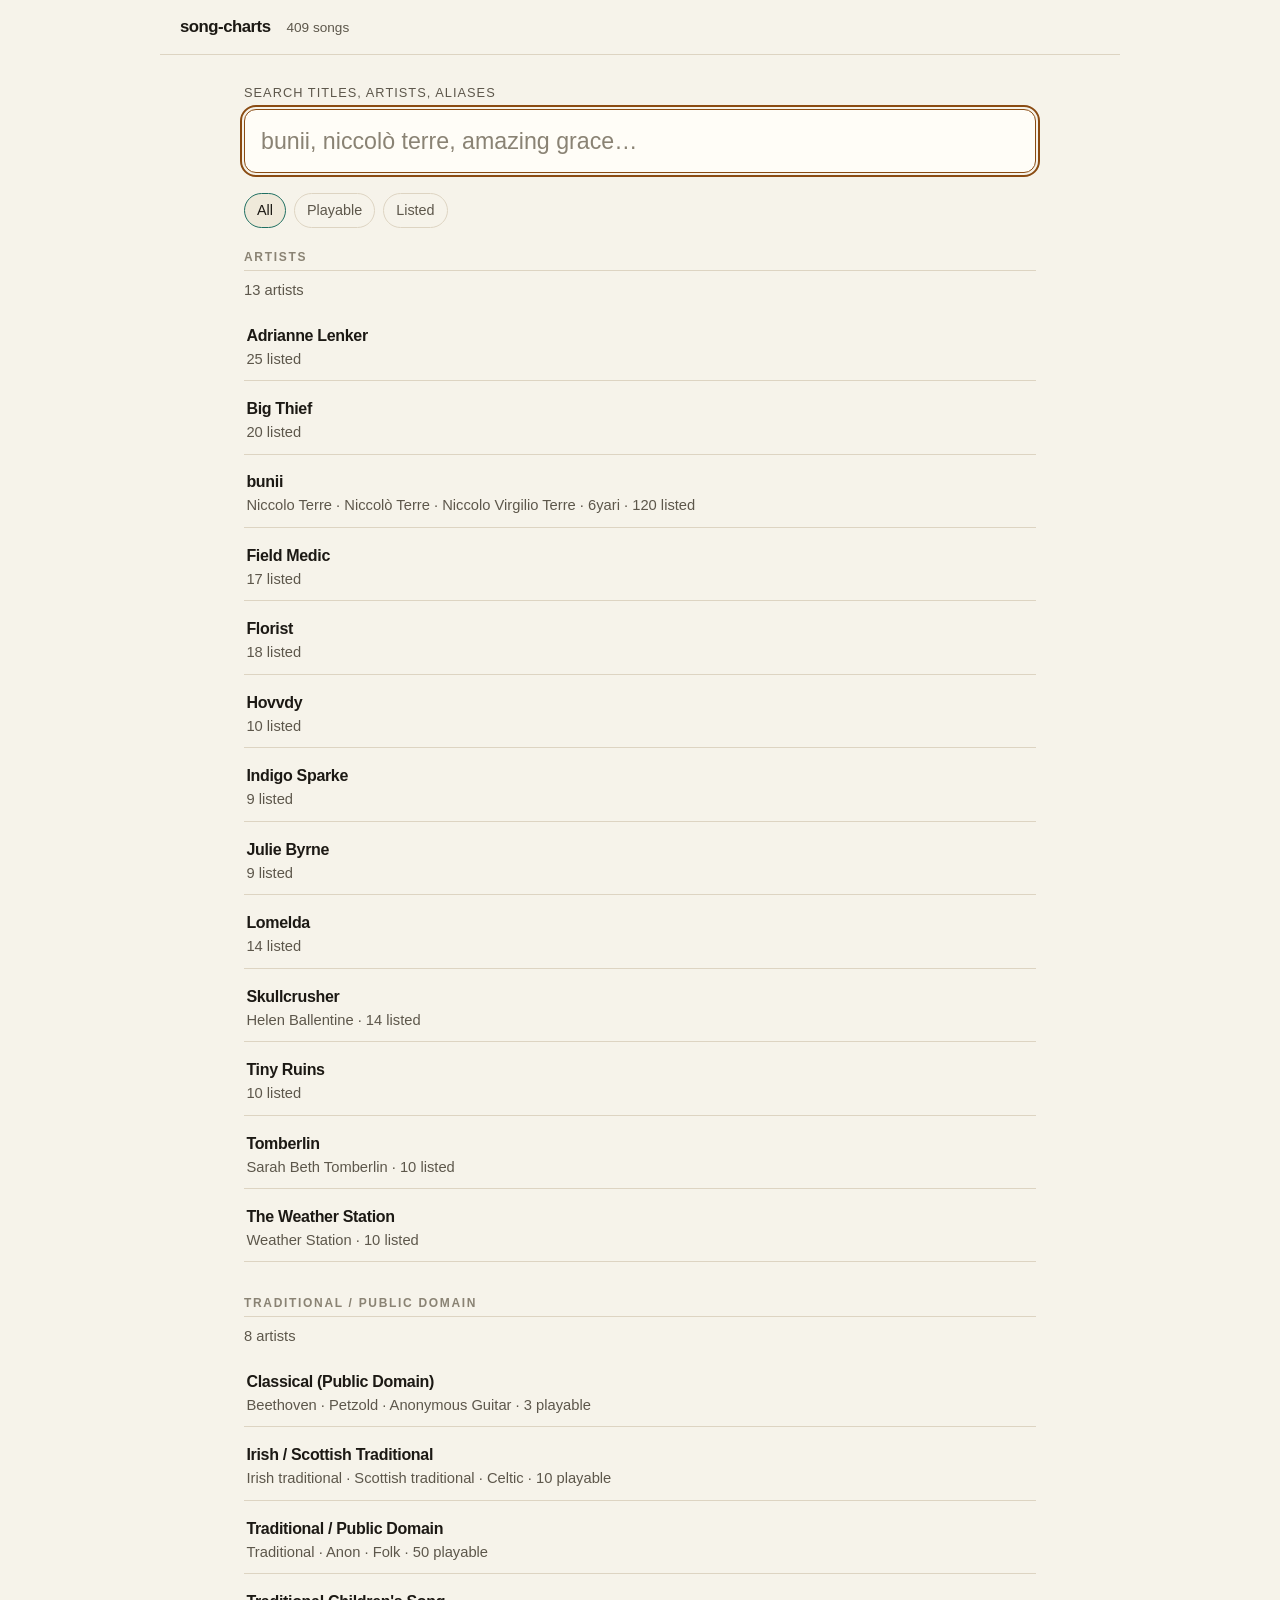
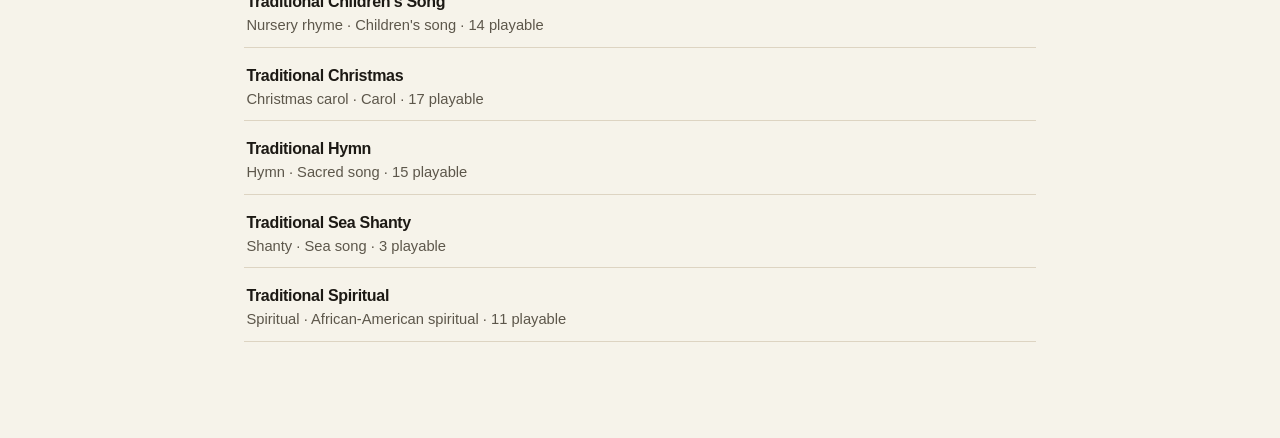
<file: index.html>
<!DOCTYPE html>
<html lang="en">
<head>
  <meta charset="utf-8">
  <meta name="viewport" content="width=device-width, initial-scale=1">
  <title>song-charts</title>
  <meta name="description" content="Search-first catalog of guitar chords and tabs. Public-domain charts and contemporary metadata.">
  <link rel="stylesheet" href="css/app.css">
  <link rel="icon" href="data:image/svg+xml,%3Csvg xmlns='http://www.w3.org/2000/svg' viewBox='0 0 32 32'%3E%3Crect fill='%2312110f' width='32' height='32' rx='6'/%3E%3Ctext x='16' y='22' text-anchor='middle' font-size='16' fill='%23e8b86d'%3E%E2%99%AB%3C/text%3E%3C/svg%3E">
</head>
<body>
  <a class="skip" href="#app">Skip to catalog</a>
  <header class="top">
    <a class="brand" href="#/" id="brand">song-charts</a>
    <span class="top-meta" id="count" hidden></span>
  </header>
  <main id="app" tabindex="-1"></main>
  <script src="js/app.js" defer></script>
</body>
</html>
</file>
<file: css/app.css>
/* song-charts — readable charts, dark-friendly, accessible */

:root {
  --bg: #12110f;
  --bg-2: #1b1a16;
  --bg-3: #24231e;
  --ink: #ece7db;
  --muted: #a39b8b;
  --faint: #6f695c;
  --chord: #e8b86d;
  --accent: #8fbfb0;
  --danger: #d9897a;
  --line: #333028;
  --focus: #f0d78c;
  --radius: 12px;
  --max: 52rem;
  --sans: "Source Sans 3", "Segoe UI", "Helvetica Neue", Helvetica, Arial, sans-serif;
  --serif: "Iowan Old Style", "Palatino Linotype", Palatino, "Times New Roman", serif;
  --mono: ui-monospace, "Cascadia Mono", "SF Mono", Menlo, Consolas, monospace;
}

@media (prefers-color-scheme: light) {
  :root {
    --bg: #f6f3ea;
    --bg-2: #fffdf7;
    --bg-3: #efe9da;
    --ink: #1c1914;
    --muted: #5d574b;
    --faint: #8a8374;
    --chord: #8a4b12;
    --accent: #1f6f62;
    --danger: #9c3a2e;
    --line: #ddd4c2;
    --focus: #8a4b12;
  }
}

* { box-sizing: border-box; }
html, body { margin: 0; padding: 0; }
html { color-scheme: dark light; }
body {
  font-family: var(--sans);
  background: var(--bg);
  color: var(--ink);
  line-height: 1.5;
  min-height: 100vh;
}

.skip {
  position: absolute;
  left: -999px;
  top: 0;
  background: var(--bg-2);
  color: var(--ink);
  padding: 0.5rem 1rem;
  z-index: 10;
}
.skip:focus { left: 0.5rem; top: 0.5rem; }

.top {
  display: flex;
  align-items: baseline;
  gap: 1rem;
  padding: 0.9rem 1.25rem;
  border-bottom: 1px solid var(--line);
  max-width: calc(var(--max) + 8rem);
  margin: 0 auto;
}
.brand {
  font-weight: 700;
  letter-spacing: -0.03em;
  color: var(--ink);
  text-decoration: none;
  font-size: 1.05rem;
}
.brand:hover { color: var(--accent); }
.top-meta { color: var(--muted); font-size: 0.85rem; }

#app { max-width: var(--max); margin: 0 auto; padding: 1.25rem 1.25rem 4rem; }
#app:focus { outline: none; }

.search-wrap { margin: 0.5rem 0 1.25rem; }
.search-label {
  display: block;
  font-size: 0.8rem;
  text-transform: uppercase;
  letter-spacing: 0.08em;
  color: var(--muted);
  margin-bottom: 0.45rem;
}
.search {
  width: 100%;
  font: inherit;
  font-size: 1.45rem;
  padding: 0.85rem 1rem;
  border-radius: var(--radius);
  border: 1px solid var(--line);
  background: var(--bg-2);
  color: var(--ink);
}
.search:focus {
  outline: 2px solid var(--focus);
  outline-offset: 2px;
  border-color: var(--focus);
}
.search::placeholder { color: var(--faint); }

.filters {
  display: flex;
  flex-wrap: wrap;
  gap: 0.5rem;
  margin: 0.75rem 0 1.25rem;
}
.filter {
  font: inherit;
  font-size: 0.9rem;
  padding: 0.35rem 0.75rem;
  border-radius: 999px;
  border: 1px solid var(--line);
  background: transparent;
  color: var(--muted);
  cursor: pointer;
}
.filter[aria-pressed="true"] {
  background: var(--bg-3);
  color: var(--ink);
  border-color: var(--accent);
}
.filter:focus-visible { outline: 2px solid var(--focus); outline-offset: 2px; }

.status { color: var(--muted); font-size: 0.92rem; margin: 0 0 0.75rem; }

.az { display: flex; flex-direction: column; gap: 1.25rem; }
.az-letter {
  font-size: 0.75rem;
  letter-spacing: 0.14em;
  text-transform: uppercase;
  color: var(--faint);
  border-bottom: 1px solid var(--line);
  padding-bottom: 0.25rem;
  margin: 0 0 0.35rem;
}

.list { list-style: none; margin: 0; padding: 0; }
.hit, .song-row {
  display: block;
  padding: 0.65rem 0.15rem;
  border-bottom: 1px solid var(--line);
  text-decoration: none;
  color: inherit;
}
.hit:hover, .song-row:hover { background: var(--bg-2); }
.hit:focus-visible, .song-row:focus-visible {
  outline: 2px solid var(--focus);
  outline-offset: 2px;
}
.hit-title { font-weight: 650; letter-spacing: -0.02em; }
.hit-sub { color: var(--muted); font-size: 0.92rem; }
.badge {
  display: inline-block;
  font-size: 0.7rem;
  letter-spacing: 0.06em;
  text-transform: uppercase;
  border: 1px solid var(--line);
  color: var(--muted);
  border-radius: 999px;
  padding: 0.1rem 0.45rem;
  margin-left: 0.35rem;
  vertical-align: middle;
}
.badge.chords { color: var(--chord); border-color: color-mix(in srgb, var(--chord) 50%, var(--line)); }
.badge.tab { color: var(--accent); border-color: color-mix(in srgb, var(--accent) 50%, var(--line)); }
.badge.listed {
  color: var(--faint);
  border-color: var(--line);
  font-weight: 400;
  letter-spacing: 0.08em;
}

.crumbs { font-size: 0.9rem; color: var(--muted); margin: 0 0 1rem; }
.crumbs a { color: var(--accent); }
h1 { font-size: 1.85rem; letter-spacing: -0.03em; margin: 0 0 0.35rem; font-weight: 700; }
.meta { color: var(--muted); margin: 0 0 0.75rem; }
.meta a { color: var(--accent); }
.song-facts {
  display: flex;
  flex-wrap: wrap;
  gap: 0.65rem 1.5rem;
  margin: 0 0 1.25rem;
  padding: 0.65rem 0.85rem;
  background: var(--bg-2);
  border: 1px solid var(--line);
  border-radius: var(--radius);
}
.song-facts div { margin: 0; min-width: 5.5rem; }
.song-facts dt {
  font-size: 0.7rem;
  letter-spacing: 0.1em;
  text-transform: uppercase;
  color: var(--faint);
}
.song-facts dd {
  margin: 0;
  font-weight: 650;
  color: var(--ink);
}
.aliases { color: var(--muted); font-size: 0.95rem; margin: 0 0 1.5rem; }

.source {
  margin: 1.5rem 0 0;
  padding: 0.75rem 0 0;
  border-top: 1px solid var(--line);
  color: var(--muted);
  font-size: 0.88rem;
}

.notice {
  background: var(--bg-2);
  border: 1px dashed var(--line);
  border-radius: var(--radius);
  padding: 1rem 1.1rem;
  color: var(--muted);
}
.notice strong { color: var(--ink); }

.chart-label {
  font-size: 0.75rem;
  letter-spacing: 0.1em;
  text-transform: uppercase;
  color: var(--faint);
  margin: 1.25rem 0 0.5rem;
}

.chart {
  font-family: var(--mono);
  font-size: 0.95rem;
  line-height: 1.25;
  overflow-x: auto;
  background: var(--bg-2);
  border: 1px solid var(--line);
  border-radius: var(--radius);
  padding: 1rem 1.1rem 1.15rem;
}
.chart-line { margin: 0 0 0.85em; }
.chart-line:last-child { margin-bottom: 0; }
.chord-row {
  color: var(--chord);
  font-weight: 650;
  white-space: pre;
  min-height: 1.15em;
}
.lyric-row {
  color: var(--ink);
  white-space: pre;
  font-family: var(--mono);
}
.section-label {
  color: var(--accent);
  font-weight: 650;
  font-family: var(--sans);
  font-size: 0.85rem;
  letter-spacing: 0.04em;
  text-transform: uppercase;
  margin: 1.1rem 0 0.45rem;
}
.tab {
  font-family: var(--mono);
  font-size: 0.82rem;
  line-height: 1.2;
  white-space: pre;
  overflow-x: auto;
  background: var(--bg-2);
  border: 1px solid var(--line);
  border-radius: var(--radius);
  padding: 1rem 1.1rem;
  color: var(--ink);
}

.notfound h1 { color: var(--danger); }
a { color: var(--accent); }
a:focus-visible { outline: 2px solid var(--focus); outline-offset: 2px; }

.home-section { margin: 0 0 2rem; }
.home-section-title {
  font-size: 0.75rem;
  letter-spacing: 0.14em;
  text-transform: uppercase;
  color: var(--faint);
  border-bottom: 1px solid var(--line);
  padding-bottom: 0.25rem;
  margin: 0 0 0.5rem;
}

.artist-block { margin-bottom: 0.35rem; }
.artist-block h2 { font-size: 1.05rem; margin: 0 0 0.2rem; }
.artist-block h2 a { color: inherit; text-decoration: none; }
.artist-block h2 a:hover { color: var(--accent); }

.album-group { margin: 0 0 1.75rem; }
.album-heading {
  font-size: 0.75rem;
  letter-spacing: 0.14em;
  text-transform: uppercase;
  color: var(--faint);
  border-bottom: 1px solid var(--line);
  padding-bottom: 0.25rem;
  margin: 0 0 0.35rem;
}

@media (max-width: 640px) {
  .search { font-size: 1.2rem; padding: 0.75rem 0.85rem; }
  h1 { font-size: 1.5rem; }
  .chart { font-size: 0.82rem; }
}
</file>
